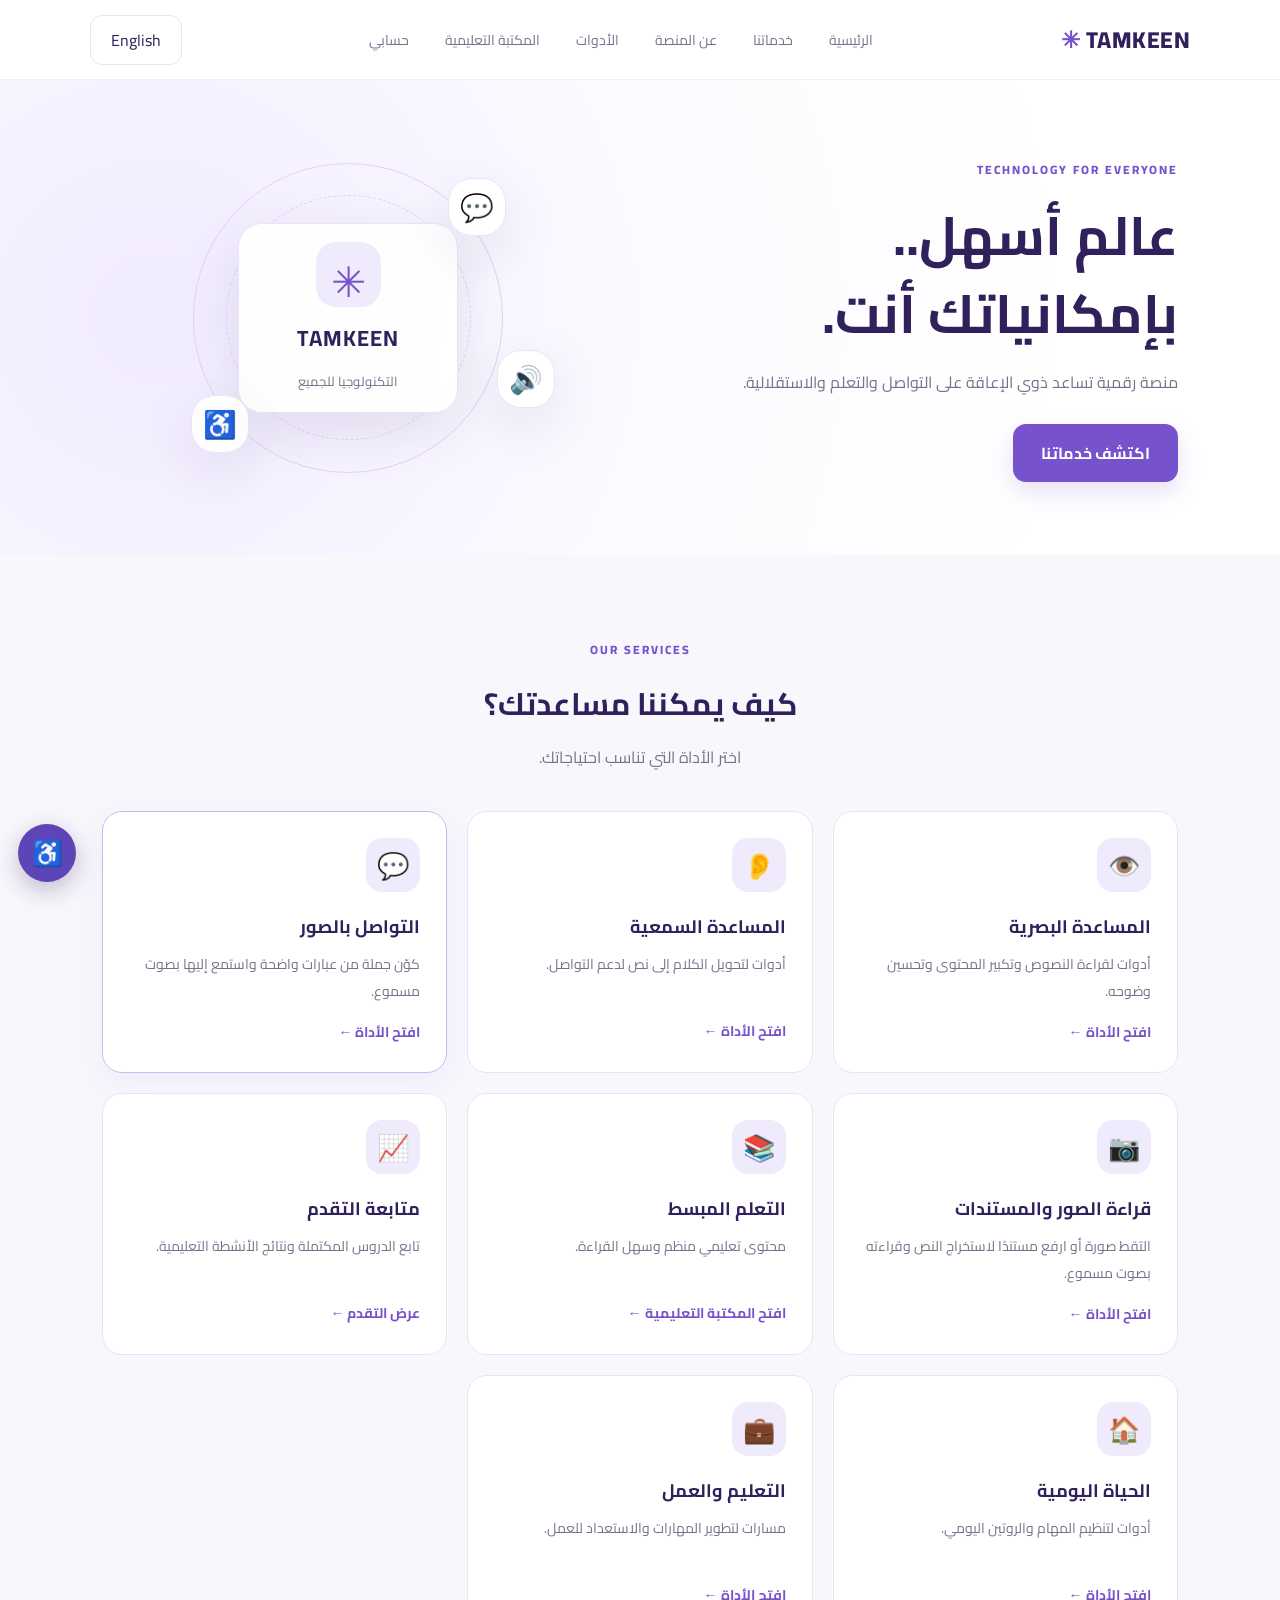
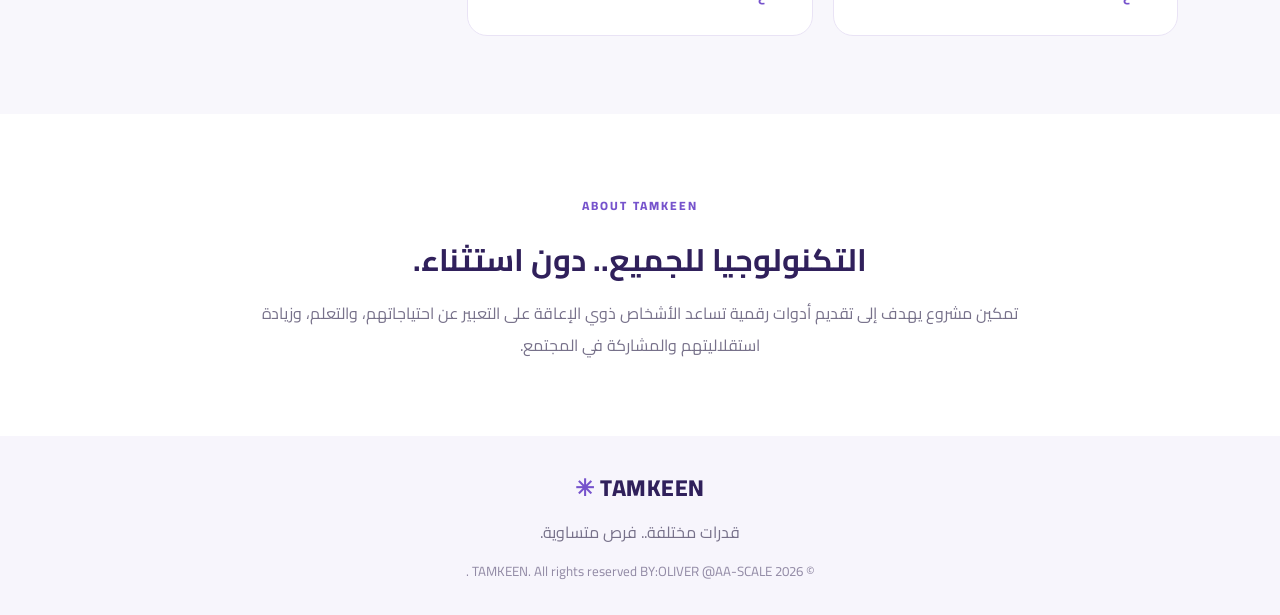
<file: index.html>
<!DOCTYPE html>
<html lang="ar" dir="rtl">
<head>
  <meta charset="UTF-8">
  <meta name="viewport" content="width=device-width, initial-scale=1.0">
  <meta name="description" content="تمكين - منصة رقمية تساعد الأشخاص ذوي الإعاقة على التواصل والتعلم والاستقلالية.">
  <title>TAMKEEN | تمكين</title>
  <link rel="stylesheet" href="style.css">
</head>
<body>
  <header class="site-header">
    <a class="brand" href="index.html" aria-label="TAMKEEN Home">TAMKEEN <span>✳</span></a>
    <nav class="main-nav" aria-label="Main navigation">
      <a href="#home" data-i18n="navHome">الرئيسية</a>
      <a href="#services" data-i18n="navServices">خدماتنا</a>
      <a href="#about" data-i18n="navAbout">عن المنصة</a>
      <a href="tools.html" data-i18n="navTools">الأدوات</a>
      <a href="learning.html">المكتبة التعليمية</a>
      <a href="account.html">حسابي</a>
    </nav>
    <button class="language-button" id="languageButton" type="button">English</button>
  </header>

  <main>
    <section class="hero" id="home">
      <div class="hero-copy">
        <span class="eyebrow" data-i18n="eyebrow">TECHNOLOGY FOR EVERYONE</span>
        <h1 data-i18n="heroTitle">عالم أسهل.. بإمكانياتك أنت.</h1>
        <p data-i18n="heroText">منصة رقمية تساعد ذوي الإعاقة على التواصل والتعلم والاستقلالية.</p>
        <a class="button button-primary" href="#services" data-i18n="heroCta">اكتشف خدماتنا</a>
      </div>
      <div class="hero-art" role="img" aria-label="Inclusive accessibility illustration">
        <div class="art-orbit orbit-one"></div>
        <div class="art-orbit orbit-two"></div>
        <div class="art-card art-card-main">
          <div class="art-symbol">✳</div>
          <strong>TAMKEEN</strong>
          <span data-i18n="artCaption">التكنولوجيا للجميع</span>
        </div>
        <div class="art-card art-card-small card-top">💬</div>
        <div class="art-card art-card-small card-bottom">♿</div>
        <div class="art-card art-card-small card-side">🔊</div>
      </div>
    </section>

    <section class="services section" id="services">
      <div class="section-heading">
        <span class="eyebrow">OUR SERVICES</span>
        <h2 data-i18n="servicesTitle">كيف يمكننا مساعدتك؟</h2>
        <p data-i18n="servicesText">اختر الأداة التي تناسب احتياجاتك.</p>
      </div>

      <div class="service-grid">
        <article class="service-card">
          <div class="service-icon">👁️</div>
          <h3 data-i18n="visualTitle">المساعدة البصرية</h3>
          <p data-i18n="visualText">أدوات لقراءة النصوص وتكبير المحتوى وتحسين وضوحه.</p>
          <a class="service-link" href="tools.html#visual" data-i18n="openTool">افتح الأداة ←</a>
        </article>
        <article class="service-card">
          <div class="service-icon">👂</div>
          <h3 data-i18n="hearingTitle">المساعدة السمعية</h3>
          <p data-i18n="hearingText">أدوات لتحويل الكلام إلى نص لدعم التواصل.</p>
          <a class="service-link" href="tools.html#hearing" data-i18n="openTool">افتح الأداة ←</a>
        </article>
        <article class="service-card featured-card">
          <div class="service-icon">💬</div>
          <h3 data-i18n="communicationTitle">التواصل بالصور</h3>
          <p data-i18n="communicationText">كوّن جملة من عبارات واضحة واستمع إليها بصوت مسموع.</p>
          <a class="service-link" href="communication.html" data-i18n="openTool">افتح الأداة ←</a>
        </article>
        <article class="service-card">
          <div class="service-icon">📷</div>
          <h3>قراءة الصور والمستندات</h3>
          <p>التقط صورة أو ارفع مستندًا لاستخراج النص وقراءته بصوت مسموع.</p>
          <a class="service-link" href="tools.html#image-reader">افتح الأداة ←</a>
        </article>
        <article class="service-card">
          <div class="service-icon">📚</div>
          <h3 data-i18n="learningTitle">التعلم المبسط</h3>
          <p data-i18n="learningText">محتوى تعليمي منظم وسهل القراءة.</p>
          <a class="service-link" href="learning.html">افتح المكتبة التعليمية ←</a>
        </article>
        <article class="service-card">
          <div class="service-icon">📈</div>
          <h3>متابعة التقدم</h3>
          <p>تابع الدروس المكتملة ونتائج الأنشطة التعليمية.</p>
          <a class="service-link" href="learning.html#progress">عرض التقدم ←</a>
        </article>
        <article class="service-card">
          <div class="service-icon">🏠</div>
          <h3 data-i18n="dailyTitle">الحياة اليومية</h3>
          <p data-i18n="dailyText">أدوات لتنظيم المهام والروتين اليومي.</p>
          <a class="service-link" href="tools.html#daily" data-i18n="openTool">افتح الأداة ←</a>
        </article>
        <article class="service-card">
          <div class="service-icon">💼</div>
          <h3 data-i18n="workTitle">التعليم والعمل</h3>
          <p data-i18n="workText">مسارات لتطوير المهارات والاستعداد للعمل.</p>
          <a class="service-link" href="tools.html#work" data-i18n="openTool">افتح الأداة ←</a>
        </article>
      </div>
    </section>

    <section class="about-section" id="about">
      <div class="about-inner">
        <span class="eyebrow">ABOUT TAMKEEN</span>
        <h2 data-i18n="aboutTitle">التكنولوجيا للجميع.. دون استثناء.</h2>
        <p data-i18n="aboutText">تمكين مشروع يهدف إلى تقديم أدوات رقمية تساعد الأشخاص ذوي الإعاقة على التعبير عن احتياجاتهم، والتعلم، وزيادة استقلاليتهم والمشاركة في المجتمع.</p>
      </div>
    </section>
  </main>

  <footer class="site-footer">
    <a class="brand" href="index.html">TAMKEEN <span>✳</span></a>
    <p data-i18n="footerLine">قدرات مختلفة.. فرص متساوية.</p>
    <small>© <span id="year"></span> TAMKEEN. All rights reserved BY:OLIVER @AA-SCALE .</small>
  </footer>

  <script src="script.js"></script>
<script src="accessibility.js"></script>
</body>
</html>
</file>
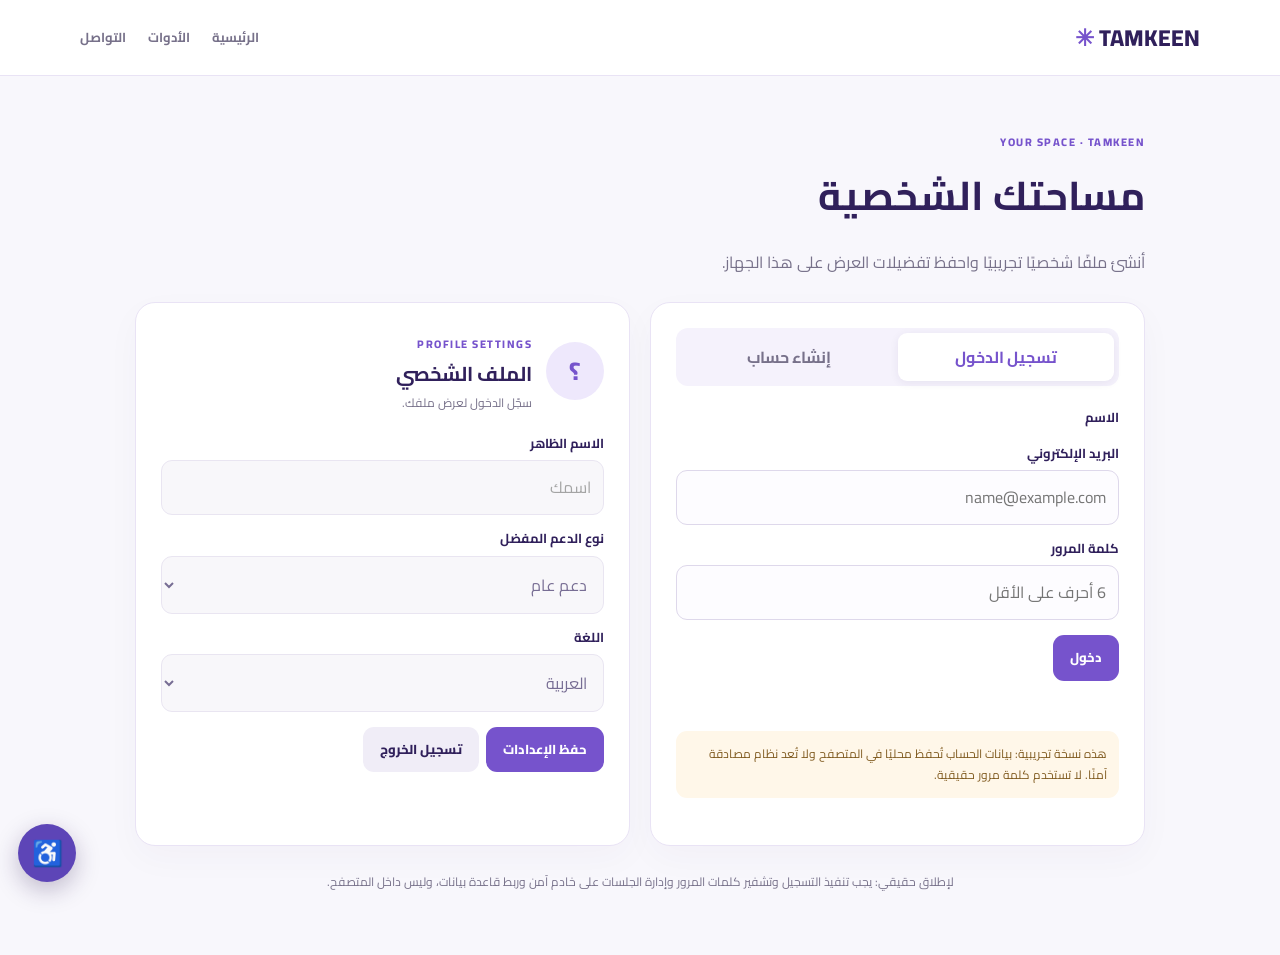
<file: account.html>
<!DOCTYPE html>
<html lang="ar" dir="rtl">
<head><meta charset="UTF-8"><meta name="viewport" content="width=device-width, initial-scale=1.0"><meta name="description" content="حساب المستخدم والإعدادات الشخصية في تمكين."><title>حسابي | TAMKEEN</title><link rel="stylesheet" href="account.css"></head>
<body>
<header class="account-header"><a class="brand" href="index.html">TAMKEEN <span>✳</span></a><nav><a href="index.html">الرئيسية</a><a href="tools.html">الأدوات</a><a href="communication.html">التواصل</a></nav></header>
<main class="account-wrap">
<section class="intro"><span class="eyebrow">YOUR SPACE · TAMKEEN</span><h1>مساحتك الشخصية</h1><p>أنشئ ملفًا شخصيًا تجريبيًا واحفظ تفضيلات العرض على هذا الجهاز.</p></section>
<div class="account-grid">
<section class="account-card" id="authCard"><div class="tabs"><button class="tab active" id="showLogin" type="button">تسجيل الدخول</button><button class="tab" id="showRegister" type="button">إنشاء حساب</button></div>
<form id="authForm"><label for="fullName" id="nameLabel" hidden>الاسم</label><input id="fullName" autocomplete="name" placeholder="الاسم الكامل" hidden>
<label for="email">البريد الإلكتروني</label><input id="email" type="email" autocomplete="email" required placeholder="name@example.com">
<label for="password">كلمة المرور</label><input id="password" type="password" minlength="6" autocomplete="current-password" required placeholder="6 أحرف على الأقل">
<button class="btn primary" id="authSubmit" type="submit">دخول</button><p id="authStatus" class="status" role="status"></p></form>
<div class="privacy-note">هذه نسخة تجريبية: بيانات الحساب تُحفظ محليًا في المتصفح ولا تُعد نظام مصادقة آمنًا. لا تستخدم كلمة مرور حقيقية.</div></section>
<section class="account-card profile-card"><div class="profile-top"><div class="avatar" id="avatar">؟</div><div><span class="eyebrow">PROFILE SETTINGS</span><h2>الملف الشخصي</h2><p id="profileState" class="muted">سجّل الدخول لعرض ملفك.</p></div></div>
<form id="profileForm"><label for="profileName">الاسم الظاهر</label><input id="profileName" placeholder="اسمك" disabled>
<label for="profileNeed">نوع الدعم المفضل</label><select id="profileNeed" disabled><option value="standard">دعم عام</option><option value="visual">إعاقة بصرية</option><option value="hearing">إعاقة سمعية</option><option value="speech">صعوبات النطق والتواصل</option><option value="motor">إعاقة حركية</option><option value="learning">صعوبات التعلم والانتباه</option><option value="autism">التوحد ودعم الروتين والتواصل</option><option value="reading">قراءة صوتية عند الطلب</option><option value="reduced">تقليل الحركة</option></select>
<label for="profileLanguage">اللغة</label><select id="profileLanguage" disabled><option value="ar">العربية</option><option value="en">English</option></select>
<button class="btn primary" type="submit" disabled id="saveProfile">حفظ الإعدادات</button><button class="btn soft" type="button" id="logout" disabled>تسجيل الخروج</button><p id="profileStatus" class="status" role="status"></p></form></section>
</div><p class="footnote">لإطلاق حقيقي: يجب تنفيذ التسجيل وتشفير كلمات المرور وإدارة الجلسات على خادم آمن وربط قاعدة بيانات، وليس داخل المتصفح.</p>
</main><script src="account.js"></script><script src="accessibility.js"></script></body></html>
</file>
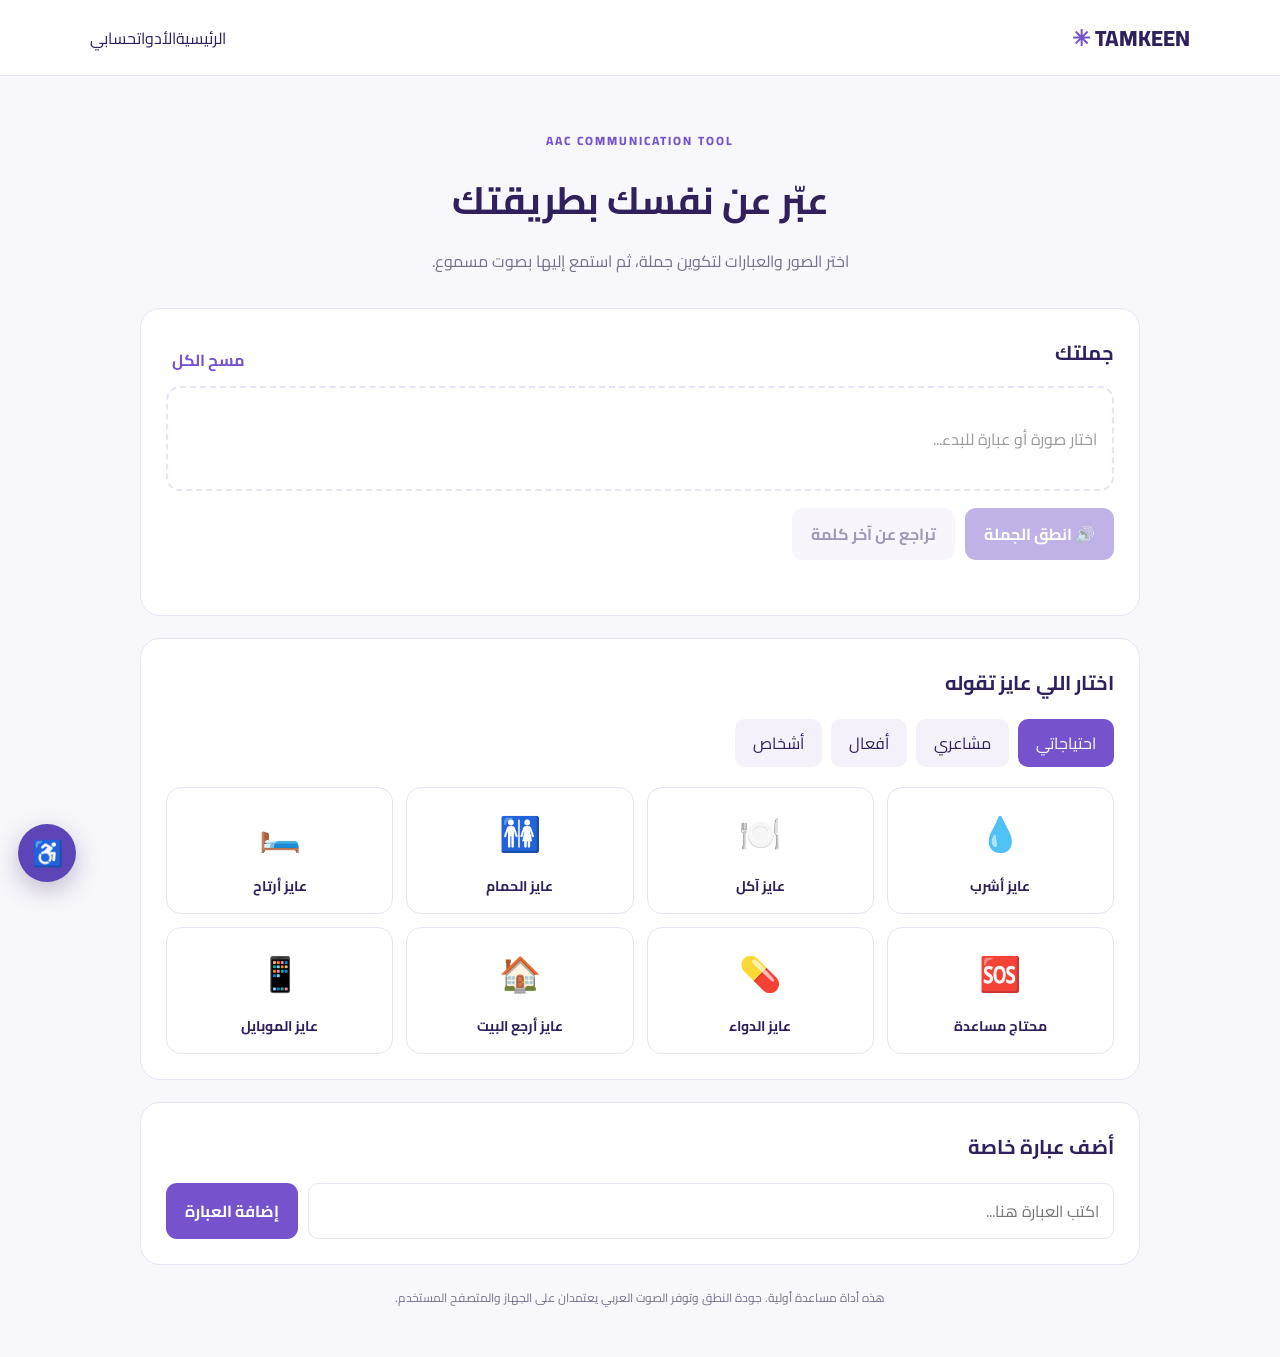
<file: communication.html>
<!DOCTYPE html>
<html lang="ar" dir="rtl">
<head>
  <meta charset="UTF-8">
  <meta name="viewport" content="width=device-width, initial-scale=1.0">
  <meta name="description" content="أداة تواصل بالصور والعبارات من تمكين.">
  <title>التواصل بالصور | TAMKEEN</title>
  <link rel="stylesheet" href="communication.css">
</head>
<body>
  <header class="tool-header">
    <a class="brand" href="index.html">TAMKEEN <span>✳</span></a>
    <nav class="tool-nav"><a href="index.html">الرئيسية</a><a href="tools.html">الأدوات</a><a href="account.html">حسابي</a></nav>
  </header>

  <main class="tool-container">
    <section class="tool-intro">
      <span class="eyebrow">AAC COMMUNICATION TOOL</span>
      <h1>عبّر عن نفسك بطريقتك</h1>
      <p>اختر الصور والعبارات لتكوين جملة، ثم استمع إليها بصوت مسموع.</p>
    </section>

    <section class="panel sentence-panel" aria-labelledby="sentenceTitle">
      <div class="panel-heading">
        <h2 id="sentenceTitle">جملتك</h2>
        <button class="text-button" id="clearButton" type="button">مسح الكل</button>
      </div>
      <div id="sentence" class="sentence-area" aria-live="polite">
        <span class="empty-message">اختار صورة أو عبارة للبدء...</span>
      </div>
      <div class="sentence-actions">
        <button class="button button-primary" id="speakButton" type="button">🔊 انطق الجملة</button>
        <button class="button button-secondary" id="undoButton" type="button">تراجع عن آخر كلمة</button>
      </div>
      <p class="tool-feedback" id="feedback" role="status"></p>
    </section>

    <section class="panel">
      <h2>اختار اللي عايز تقوله</h2>
      <div class="category-list" role="group" aria-label="فئات العبارات">
        <button class="category-button active" type="button" data-category="needs">احتياجاتي</button>
        <button class="category-button" type="button" data-category="feelings">مشاعري</button>
        <button class="category-button" type="button" data-category="actions">أفعال</button>
        <button class="category-button" type="button" data-category="people">أشخاص</button>
      </div>
      <div id="cards" class="choice-grid"></div>
    </section>

    <section class="panel">
      <h2>أضف عبارة خاصة</h2>
      <form id="customForm" class="custom-form">
        <label class="visually-hidden" for="customText">عبارة مخصصة</label>
        <input id="customText" type="text" maxlength="100" placeholder="اكتب العبارة هنا..." autocomplete="off">
        <button class="button button-primary" type="submit">إضافة العبارة</button>
      </form>
    </section>
    <p class="disclaimer">هذه أداة مساعدة أولية. جودة النطق وتوفر الصوت العربي يعتمدان على الجهاز والمتصفح المستخدم.</p>
  </main>
  <script src="communication.js"></script>
<script src="accessibility.js"></script>
</body>
</html>
</file>
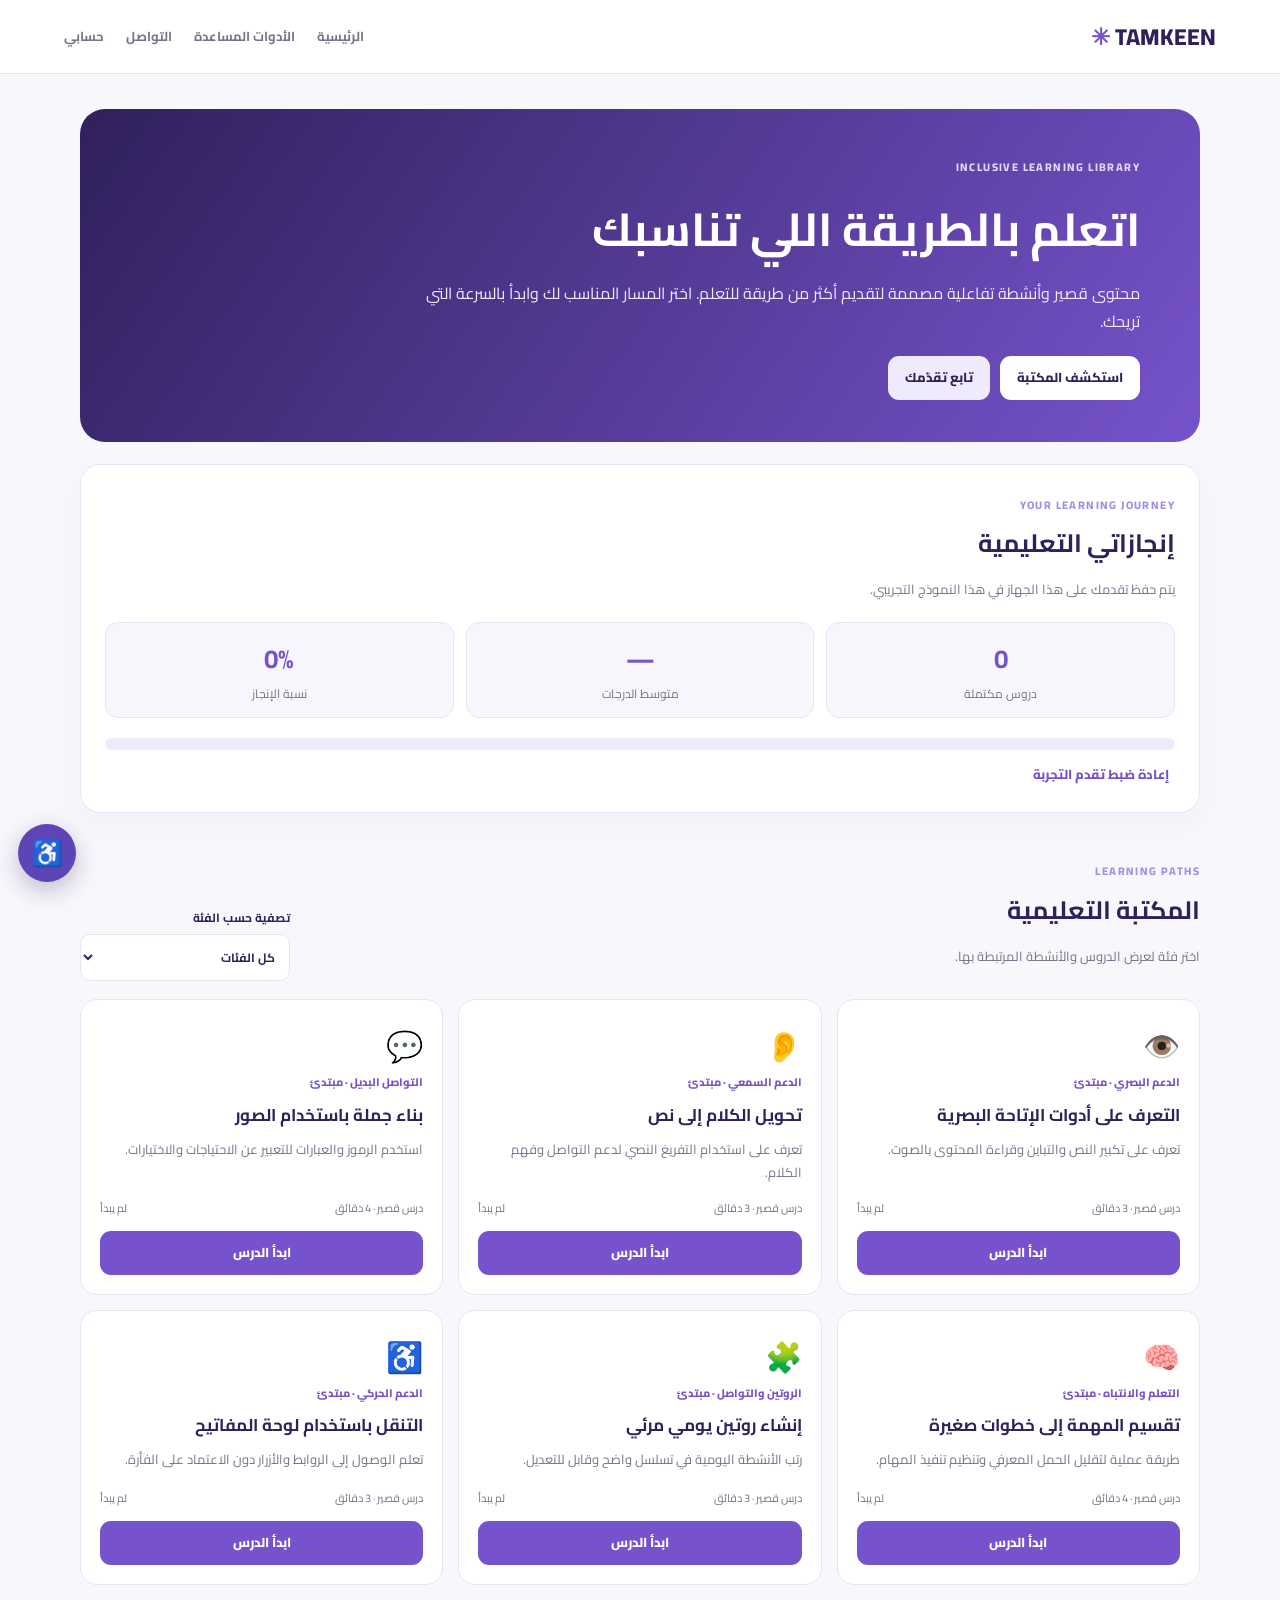
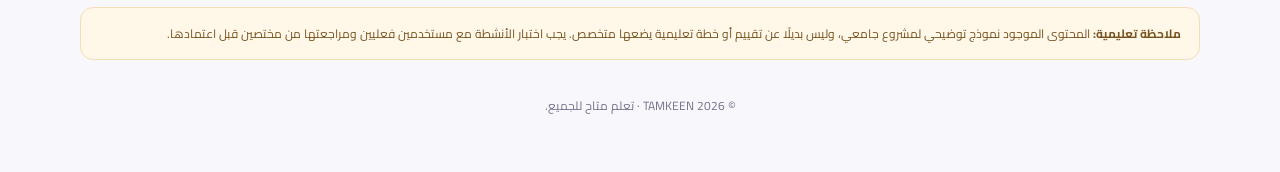
<file: learning.html>
<!DOCTYPE html>
<html lang="ar" dir="rtl">
<head>
<meta charset="UTF-8"><meta name="viewport" content="width=device-width, initial-scale=1.0">
<meta name="description" content="مكتبة تمكين التعليمية وأنشطة تفاعلية ومتابعة التقدم.">
<title>المكتبة التعليمية | TAMKEEN</title><link rel="stylesheet" href="learning.css">
</head>
<body>
<header class="learn-header"><a class="brand" href="index.html">TAMKEEN <span>✳</span></a><nav aria-label="التنقل الرئيسي"><a href="index.html">الرئيسية</a><a href="tools.html">الأدوات المساعدة</a><a href="communication.html">التواصل</a><a href="account.html">حسابي</a></nav></header>
<main class="learn-wrap">
<section class="learn-hero"><span class="eyebrow">INCLUSIVE LEARNING LIBRARY</span><h1>اتعلم بالطريقة اللي تناسبك</h1><p>محتوى قصير وأنشطة تفاعلية مصممة لتقديم أكثر من طريقة للتعلم. اختر المسار المناسب لك وابدأ بالسرعة التي تريحك.</p><div class="hero-actions"><a class="btn primary" href="#library">استكشف المكتبة</a><a class="btn secondary" href="#progress">تابع تقدّمك</a></div></section>
<section class="progress-panel" id="progress" aria-labelledby="progressTitle"><div><span class="eyebrow">YOUR LEARNING JOURNEY</span><h2 id="progressTitle">إنجازاتي التعليمية</h2><p class="muted">يتم حفظ تقدمك على هذا الجهاز في هذا النموذج التجريبي.</p></div><div class="stats"><div class="stat"><strong id="completedCount">0</strong><span>دروس مكتملة</span></div><div class="stat"><strong id="averageScore">—</strong><span>متوسط الدرجات</span></div><div class="stat"><strong id="overallProgress">0%</strong><span>نسبة الإنجاز</span></div></div><div class="progress-track" role="progressbar" aria-label="نسبة إنجاز المكتبة" aria-valuemin="0" aria-valuemax="100" aria-valuenow="0" id="progressTrack"><span id="progressFill"></span></div><button class="text-button" id="resetProgress" type="button">إعادة ضبط تقدم التجربة</button></section>
<section id="library" class="library-section"><div class="section-head"><div><span class="eyebrow">LEARNING PATHS</span><h2>المكتبة التعليمية</h2><p class="muted">اختر فئة لعرض الدروس والأنشطة المرتبطة بها.</p></div><label class="filter-label" for="categoryFilter">تصفية حسب الفئة<select id="categoryFilter"><option value="all">كل الفئات</option><option value="visual">الدعم البصري</option><option value="hearing">الدعم السمعي</option><option value="communication">التواصل البديل</option><option value="learning">صعوبات التعلم والانتباه</option><option value="autism">تنظيم الروتين والتواصل</option><option value="motor">الدعم الحركي</option></select></label></div>
<div class="lesson-grid" id="lessonGrid">
<article class="lesson-card" data-category="visual" data-lesson="visual-1"><span class="lesson-icon">👁️</span><span class="tag">الدعم البصري · مبتدئ</span><h3>التعرف على أدوات الإتاحة البصرية</h3><p>تعرف على تكبير النص والتباين وقراءة المحتوى بالصوت.</p><div class="lesson-meta"><span>درس قصير · 3 دقائق</span><span class="lesson-state">لم يبدأ</span></div><button class="btn primary open-lesson" data-id="visual-1">ابدأ الدرس</button></article>
<article class="lesson-card" data-category="hearing" data-lesson="hearing-1"><span class="lesson-icon">👂</span><span class="tag">الدعم السمعي · مبتدئ</span><h3>تحويل الكلام إلى نص</h3><p>تعرف على استخدام التفريغ النصي لدعم التواصل وفهم الكلام.</p><div class="lesson-meta"><span>درس قصير · 3 دقائق</span><span class="lesson-state">لم يبدأ</span></div><button class="btn primary open-lesson" data-id="hearing-1">ابدأ الدرس</button></article>
<article class="lesson-card" data-category="communication" data-lesson="comm-1"><span class="lesson-icon">💬</span><span class="tag">التواصل البديل · مبتدئ</span><h3>بناء جملة باستخدام الصور</h3><p>استخدم الرموز والعبارات للتعبير عن الاحتياجات والاختيارات.</p><div class="lesson-meta"><span>درس قصير · 4 دقائق</span><span class="lesson-state">لم يبدأ</span></div><button class="btn primary open-lesson" data-id="comm-1">ابدأ الدرس</button></article>
<article class="lesson-card" data-category="learning" data-lesson="learn-1"><span class="lesson-icon">🧠</span><span class="tag">التعلم والانتباه · مبتدئ</span><h3>تقسيم المهمة إلى خطوات صغيرة</h3><p>طريقة عملية لتقليل الحمل المعرفي وتنظيم تنفيذ المهام.</p><div class="lesson-meta"><span>درس قصير · 4 دقائق</span><span class="lesson-state">لم يبدأ</span></div><button class="btn primary open-lesson" data-id="learn-1">ابدأ الدرس</button></article>
<article class="lesson-card" data-category="autism" data-lesson="autism-1"><span class="lesson-icon">🧩</span><span class="tag">الروتين والتواصل · مبتدئ</span><h3>إنشاء روتين يومي مرئي</h3><p>رتب الأنشطة اليومية في تسلسل واضح وقابل للتعديل.</p><div class="lesson-meta"><span>درس قصير · 3 دقائق</span><span class="lesson-state">لم يبدأ</span></div><button class="btn primary open-lesson" data-id="autism-1">ابدأ الدرس</button></article>
<article class="lesson-card" data-category="motor" data-lesson="motor-1"><span class="lesson-icon">♿</span><span class="tag">الدعم الحركي · مبتدئ</span><h3>التنقل باستخدام لوحة المفاتيح</h3><p>تعلم الوصول إلى الروابط والأزرار دون الاعتماد على الفأرة.</p><div class="lesson-meta"><span>درس قصير · 3 دقائق</span><span class="lesson-state">لم يبدأ</span></div><button class="btn primary open-lesson" data-id="motor-1">ابدأ الدرس</button></article>
</div></section>
<section class="lesson-player" id="lessonPlayer" hidden aria-labelledby="playerTitle"><div class="player-head"><div><span class="eyebrow">LESSON & PRACTICE</span><h2 id="playerTitle">عنوان الدرس</h2></div><button class="text-button" id="closeLesson" type="button">إغلاق ✕</button></div><div id="lessonBody" class="lesson-body"></div><div id="quizArea" class="quiz-area"></div><p class="feedback" id="quizFeedback" role="status" aria-live="polite"></p><div class="player-actions"><button class="btn secondary" id="readLesson" type="button">🔊 استمع للدرس</button><button class="btn primary" id="submitQuiz" type="button">تحقق من الإجابة</button><button class="btn primary" id="completeLesson" type="button" hidden>إنهاء الدرس وحفظ التقدم</button></div></section>
<section class="learning-note"><strong>ملاحظة تعليمية:</strong> المحتوى الموجود نموذج توضيحي لمشروع جامعي، وليس بديلًا عن تقييم أو خطة تعليمية يضعها متخصص. يجب اختبار الأنشطة مع مستخدمين فعليين ومراجعتها من مختصين قبل اعتمادها.</section>
<footer>© <span id="year"></span> TAMKEEN · تعلم متاح للجميع.</footer>
</main><script src="learning.js"></script><script src="accessibility.js"></script></body></html>
</file>
<file: style.css>
@import url('https://fonts.googleapis.com/css2?family=Cairo:wght@400;500;600;700;800&display=swap');

:root {
  --purple: #7653cc;
  --purple-dark: #30205b;
  --purple-light: #f0ebfc;
  --page: #f8f7fc;
  --muted: #77718a;
  --border: #e9e3f5;
  --white: #fff;
}
* { box-sizing: border-box; }
html { scroll-behavior: smooth; }
body {
  margin: 0;
  font-family: "Cairo", sans-serif;
  color: var(--purple-dark);
  background: var(--white);
}
a { color: inherit; text-decoration: none; }
button { font: inherit; }
.site-header {
  height: 80px; padding: 0 7%;
  display: flex; align-items: center; justify-content: space-between;
  gap: 24px; background: #fff; position: sticky; top: 0; z-index: 10;
  border-bottom: 1px solid rgba(233,227,245,.65);
}
.brand { font-size: 23px; font-weight: 800; letter-spacing: .5px; color: var(--purple-dark); }
.brand span { color: var(--purple); }
.main-nav { display: flex; gap: 36px; color: var(--muted); font-size: 14px; }
.main-nav a:hover, .service-link:hover { color: var(--purple); }
.language-button {
  background: #fff; color: var(--purple-dark); border: 1px solid var(--border);
  border-radius: 12px; padding: 9px 20px; cursor: pointer;
}
.hero {
  min-height: 475px; padding: 70px 8%; display: grid; grid-template-columns: 1.05fr .95fr;
  align-items: center; gap: 40px; overflow: hidden;
  background: radial-gradient(circle at 12% 50%, #f1ebff 0, #fbfaff 42%, #fff 78%);
}
.hero-copy { max-width: 610px; }
.eyebrow { color: var(--purple); font-size: 12px; font-weight: 800; letter-spacing: 2px; }
.hero h1 { font-size: clamp(34px, 4.2vw, 54px); line-height: 1.45; margin: 14px 0; color: var(--purple-dark); }
.hero p { color: var(--muted); font-size: 16px; line-height: 2; margin: 0 0 26px; }
.button { display: inline-flex; align-items: center; justify-content: center; border-radius: 13px; padding: 14px 28px; font-weight: 700; }
.button-primary { background: var(--purple); color: #fff; box-shadow: 0 10px 25px rgba(118,83,204,.18); }
.button-primary:hover { background: #6441b8; transform: translateY(-1px); }
.hero-art { min-height: 320px; position: relative; display: grid; place-items: center; }
.art-orbit { position: absolute; border: 1px solid #ded3f7; border-radius: 50%; }
.orbit-one { width: 310px; height: 310px; }
.orbit-two { width: 245px; height: 245px; border-style: dashed; }
.art-card { background: rgba(255,255,255,.92); border: 1px solid var(--border); box-shadow: 0 18px 55px rgba(48,32,91,.10); border-radius: 24px; }
.art-card-main { width: 220px; height: 190px; display: flex; flex-direction: column; justify-content: center; align-items: center; gap: 10px; position: relative; z-index: 1; }
.art-symbol { width: 65px; height: 65px; display: grid; place-items: center; border-radius: 20px; background: var(--purple-light); color: var(--purple); font-size: 42px; }
.art-card-main strong { font-size: 22px; letter-spacing: 1px; }
.art-card-main span { color: var(--muted); font-size: 13px; }
.art-card-small { position: absolute; z-index: 2; width: 58px; height: 58px; display: grid; place-items: center; font-size: 27px; }
.card-top { top: 20px; right: 18%; }
.card-bottom { bottom: 25px; left: 18%; }
.card-side { right: 8%; bottom: 70px; }
.section { padding: 78px 8%; }
.services { background: var(--page); }
.section-heading { text-align: center; margin: 0 auto 38px; }
.section-heading h2, .about-inner h2 { font-size: 31px; margin: 12px 0 8px; }
.section-heading p, .about-inner p { color: var(--muted); line-height: 2; margin: 0; }
.service-grid { display: grid; grid-template-columns: repeat(3, 1fr); gap: 20px; max-width: 1200px; margin: auto; }
.service-card { background: #fff; border: 1px solid var(--border); border-radius: 20px; padding: 26px; min-height: 225px; transition: .2s ease; }
.service-card:hover { transform: translateY(-4px); box-shadow: 0 14px 35px rgba(48,32,91,.07); }
.featured-card { border-color: #cbbaf1; box-shadow: 0 10px 30px rgba(118,83,204,.07); }
.service-icon { width: 54px; height: 54px; display: grid; place-items: center; border-radius: 16px; background: var(--purple-light); font-size: 26px; margin-bottom: 18px; }
.service-card h3 { margin: 0 0 8px; font-size: 18px; }
.service-card p { color: var(--muted); font-size: 14px; line-height: 1.9; min-height: 52px; margin: 0 0 12px; }
.service-link { color: var(--purple); font-weight: 700; font-size: 14px; }
.service-status { color: #928aa5; font-size: 13px; }
.about-section { padding: 75px 8%; background: #fff; }
.about-inner { max-width: 760px; margin: auto; text-align: center; }
.site-footer { padding: 30px 8%; background: #f7f5fc; text-align: center; }
.site-footer p { color: var(--muted); margin: 8px 0; }
.site-footer small { color: #928aa5; }
:focus-visible { outline: 3px solid #a58ce9; outline-offset: 4px; }
html[dir="ltr"] .hero-copy, html[dir="ltr"] .service-card { text-align: left; }
@media (max-width: 850px) {
  .hero { grid-template-columns: 1fr; text-align: center; padding-top: 55px; }
  .hero-copy { margin: auto; }
  .hero-art { min-height: 280px; }
  .service-grid { grid-template-columns: repeat(2, 1fr); }
  .main-nav { gap: 16px; }
}
@media (max-width: 560px) {
  .site-header { height: auto; min-height: 70px; padding: 12px 5%; flex-wrap: wrap; }
  .brand { font-size: 19px; }
  .main-nav { order: 3; width: 100%; justify-content: center; padding: 7px 0 2px; font-size: 13px; }
  .language-button { padding: 7px 13px; }
  .hero { padding: 45px 6% 25px; }
  .hero h1 { font-size: 32px; }
  .hero p { font-size: 14px; }
  .hero-art { transform: scale(.88); margin: -10px 0; }
  .section { padding: 55px 6%; }
  .section-heading h2, .about-inner h2 { font-size: 25px; }
  .service-grid { grid-template-columns: 1fr; }
  .service-card { min-height: auto; }
}

/* Motion polish with respect for reduced-motion preferences */
@media(prefers-reduced-motion:no-preference){
.hero-copy{animation:fade-up .7s ease both}.hero-art{animation:fade-in .9s ease both}
.art-card-main{animation:soft-float 5s ease-in-out infinite}
.card-top{animation:soft-float 4.5s ease-in-out infinite}.card-bottom{animation:soft-float 5.5s ease-in-out infinite}
.service-card{animation:fade-up .6s ease both}.service-card:nth-child(2){animation-delay:.06s}.service-card:nth-child(3){animation-delay:.12s}.service-card:nth-child(4){animation-delay:.18s}.service-card:nth-child(5){animation-delay:.24s}.service-card:nth-child(6){animation-delay:.3s}
@keyframes fade-up{from{opacity:0;transform:translateY(18px)}to{opacity:1;transform:translateY(0)}}@keyframes fade-in{from{opacity:0}to{opacity:1}}@keyframes soft-float{0%,100%{transform:translateY(0)}50%{transform:translateY(-7px)}}
}
@media(prefers-reduced-motion:reduce){*,*::before,*::after{animation:none!important;transition:none!important;scroll-behavior:auto!important}}

html.tamkeen-reduced-motion *,html.tamkeen-reduced-motion *::before,html.tamkeen-reduced-motion *::after{animation:none!important;transition:none!important;scroll-behavior:auto!important}
</file>
<file: account.css>
@import url('https://fonts.googleapis.com/css2?family=Cairo:wght@400;500;600;700;800&display=swap');
:root{--purple:#7653cc;--dark:#30205b;--muted:#77718a;--line:#e9e3f5;--bg:#f8f7fc}
*{box-sizing:border-box}body{margin:0;background:var(--bg);font-family:Cairo,Arial,sans-serif;color:var(--dark);line-height:1.8}.account-header{height:76px;padding:0 max(5%,calc((100% - 1120px)/2));display:flex;align-items:center;justify-content:space-between;background:#fff;border-bottom:1px solid var(--line)}.brand{font-size:23px;font-weight:800;text-decoration:none;color:var(--dark)}.brand span{color:var(--purple)}nav{display:flex;gap:22px}nav a{font-size:13px;color:var(--muted);text-decoration:none;font-weight:700}.account-wrap{max-width:1050px;margin:auto;padding:50px 20px}.intro{margin-bottom:25px}.eyebrow{font-size:11px;letter-spacing:1.5px;color:var(--purple);font-weight:800}.intro h1{font-size:40px;margin:5px 0}.intro p,.muted{color:var(--muted)}.account-grid{display:grid;grid-template-columns:1fr 1fr;gap:20px}.account-card{background:#fff;border:1px solid var(--line);border-radius:20px;padding:25px;box-shadow:0 12px 35px #30205b08}.tabs{display:flex;background:#f5f2fc;padding:5px;border-radius:12px;margin-bottom:20px}.tab{flex:1;border:0;background:transparent;border-radius:9px;padding:10px;font:inherit;font-weight:700;cursor:pointer;color:var(--muted)}.tab.active{background:#fff;color:var(--purple);box-shadow:0 2px 10px #30205b12}label{display:block;font-size:13px;font-weight:700;margin:12px 0 5px}input,select{width:100%;padding:12px;border:1px solid #ded8eb;border-radius:11px;background:#fdfcff;font:inherit;color:var(--dark)}input:disabled,select:disabled{opacity:.65;background:#f5f4f8}.btn{border:0;border-radius:11px;padding:11px 17px;font:inherit;font-size:13px;font-weight:800;cursor:pointer;margin-top:15px}.primary{background:var(--purple);color:white}.soft{background:#f0edf7;color:var(--dark);margin-right:7px}.status{font-size:13px;color:var(--purple);min-height:22px}.privacy-note{margin-top:15px;padding:12px;background:#fff7e9;color:#805b20;border-radius:11px;font-size:12px}.profile-top{display:flex;align-items:center;gap:14px;margin-bottom:18px}.profile-top h2{margin:0;font-size:20px}.profile-top p{margin:0;font-size:12px}.avatar{width:58px;height:58px;border-radius:50%;display:grid;place-items:center;background:#eee8fc;color:var(--purple);font-size:25px;font-weight:800}.footnote{text-align:center;color:var(--muted);font-size:12px;margin-top:25px}@media(max-width:720px){.account-header{height:auto;padding:14px 18px;flex-wrap:wrap;gap:12px}.account-header nav{width:100%;justify-content:space-between}.account-grid{grid-template-columns:1fr}.intro h1{font-size:31px}}

html.tamkeen-reduced-motion *,html.tamkeen-reduced-motion *::before,html.tamkeen-reduced-motion *::after{animation:none!important;transition:none!important;scroll-behavior:auto!important}
</file>
<file: communication.css>
@import url('https://fonts.googleapis.com/css2?family=Cairo:wght@400;500;600;700;800&display=swap');
:root { --purple:#7653cc; --dark:#30205b; --pale:#f0ebfc; --bg:#f8f7fc; --muted:#77718a; --border:#e9e3f5; }
* { box-sizing:border-box; }
body { margin:0; font-family:"Cairo",sans-serif; background:var(--bg); color:var(--dark); }
a { color:inherit; text-decoration:none; }
button,input { font:inherit; }
.tool-header { min-height:76px; padding:14px 7%; display:flex; align-items:center; justify-content:space-between; background:#fff; border-bottom:1px solid var(--border); }
.brand { font-size:22px; font-weight:800; }.brand span { color:var(--purple); }
.back-link { color:var(--purple); font-weight:700; }
.tool-container { width:min(1000px,90%); margin:48px auto; }
.tool-intro { text-align:center; margin-bottom:32px; }
.eyebrow { color:var(--purple); font-size:12px; font-weight:800; letter-spacing:2px; }
.tool-intro h1 { font-size:clamp(27px,4vw,38px); margin:10px 0; }
.tool-intro p { color:var(--muted); margin:0; line-height:1.9; }
.panel { background:#fff; border:1px solid var(--border); border-radius:20px; padding:25px; margin-bottom:22px; }
.panel h2 { margin:0 0 18px; font-size:20px; }
.panel-heading { display:flex; align-items:center; justify-content:space-between; }
.panel-heading h2 { margin-bottom:15px; }
.text-button { border:0; background:transparent; color:var(--purple); cursor:pointer; font-weight:700; }
.sentence-area { min-height:105px; padding:15px; display:flex; align-items:center; flex-wrap:wrap; gap:10px; border:2px dashed var(--border); border-radius:14px; }
.empty-message { color:#999; }
.word-chip { display:inline-flex; align-items:center; gap:8px; background:var(--pale); color:var(--dark); border-radius:12px; padding:8px 10px 8px 13px; font-weight:700; }
.remove-word { border:0; background:rgba(118,83,204,.13); color:var(--purple); width:24px; height:24px; border-radius:50%; cursor:pointer; line-height:1; }
.sentence-actions { display:flex; flex-wrap:wrap; gap:10px; margin-top:17px; }
.button { border:0; border-radius:11px; padding:11px 19px; cursor:pointer; font-weight:700; }
.button-primary { color:#fff; background:var(--purple); }
.button-secondary { color:var(--dark); background:var(--pale); }
.button:disabled { opacity:.45; cursor:not-allowed; }
.tool-feedback { min-height:20px; color:var(--muted); font-size:13px; margin:10px 0 0; }
.category-list { display:flex; gap:9px; flex-wrap:wrap; margin-bottom:20px; }
.category-button { border:0; border-radius:10px; padding:9px 18px; color:var(--dark); background:#f4f1fa; cursor:pointer; }
.category-button.active { color:#fff; background:var(--purple); }
.choice-grid { display:grid; grid-template-columns:repeat(4,1fr); gap:13px; }
.choice-card { min-height:120px; border:1px solid var(--border); border-radius:15px; background:#fff; color:var(--dark); display:flex; flex-direction:column; align-items:center; justify-content:center; gap:8px; padding:14px 8px; cursor:pointer; transition:.18s; }
.choice-card:hover,.choice-card:focus-visible { border-color:var(--purple); background:#fbf9ff; transform:translateY(-2px); }
.choice-emoji { font-size:34px; }
.choice-label { font-weight:700; font-size:14px; }
.custom-form { display:flex; gap:10px; }
.custom-form input { flex:1; min-width:0; border:1px solid var(--border); border-radius:10px; padding:12px 14px; outline-color:var(--purple); }
.disclaimer { text-align:center; color:var(--muted); font-size:12px; line-height:1.8; margin:22px 0; }
.visually-hidden { position:absolute; width:1px; height:1px; padding:0; margin:-1px; overflow:hidden; clip:rect(0,0,0,0); white-space:nowrap; border:0; }
:focus-visible { outline:3px solid #a58ce9; outline-offset:3px; }
@media(max-width:650px) {
 .tool-header { padding:13px 5%; }
 .tool-container { width:92%; margin:30px auto; }
 .panel { padding:18px; }
 .choice-grid { grid-template-columns:repeat(2,1fr); }
 .custom-form { flex-direction:column; }
 .custom-form .button { width:100%; }
}

@media(prefers-reduced-motion:reduce){*,*::before,*::after{animation:none!important;transition:none!important;scroll-behavior:auto!important}}

html.tamkeen-reduced-motion *,html.tamkeen-reduced-motion *::before,html.tamkeen-reduced-motion *::after{animation:none!important;transition:none!important;scroll-behavior:auto!important}
</file>
<file: learning.css>
@import url('https://fonts.googleapis.com/css2?family=Cairo:wght@400;500;600;700;800&display=swap');
:root{--purple:#7653cc;--dark:#30205b;--muted:#77718a;--line:#e9e3f5;--bg:#f8f7fc;--green:#16845b}*{box-sizing:border-box}html{scroll-behavior:smooth}body{margin:0;background:var(--bg);color:var(--dark);font-family:Cairo,Arial,sans-serif;line-height:1.8}.learn-header{min-height:74px;background:#fff;border-bottom:1px solid var(--line);padding:12px max(5%,calc((100% - 1160px)/2));display:flex;align-items:center;justify-content:space-between;gap:20px}.brand{font-size:23px;font-weight:800;text-decoration:none;color:var(--dark)}.brand span{color:var(--purple)}nav{display:flex;gap:22px;flex-wrap:wrap}nav a{color:var(--muted);text-decoration:none;font-size:13px;font-weight:700}.learn-wrap{max-width:1160px;margin:auto;padding:35px 20px 55px}.learn-hero{padding:42px clamp(22px,5vw,60px);border-radius:25px;background:linear-gradient(125deg,#30205b,#7653cc);color:#fff}.eyebrow{font-size:11px;font-weight:800;letter-spacing:1.4px;color:#a48de7}.learn-hero .eyebrow{color:#e2d9ff}.learn-hero h1{font-size:clamp(30px,5vw,46px);margin:8px 0}.learn-hero p{max-width:720px;color:#f0eaff;margin:0 0 20px}.hero-actions{display:flex;gap:10px;flex-wrap:wrap}.btn{display:inline-flex;justify-content:center;align-items:center;border:0;border-radius:11px;padding:10px 17px;font:inherit;font-size:13px;font-weight:800;cursor:pointer;text-decoration:none}.btn.primary{background:var(--purple);color:#fff}.learn-hero .btn.primary{background:#fff;color:var(--dark)}.btn.secondary{background:#f0ebfc;color:var(--dark)}.progress-panel,.lesson-player{background:#fff;border:1px solid var(--line);border-radius:20px;padding:24px;margin-top:22px;box-shadow:0 12px 32px #30205b08}.progress-panel h2,.section-head h2,.player-head h2{margin:3px 0;font-size:25px}.muted{color:var(--muted);font-size:13px}.stats{display:grid;grid-template-columns:repeat(3,1fr);gap:12px;margin:20px 0}.stat{background:#f8f6fd;border:1px solid var(--line);border-radius:13px;padding:13px;text-align:center;display:grid}.stat strong{font-size:26px;color:var(--purple)}.stat span{font-size:12px;color:var(--muted)}.progress-track{height:12px;background:#eeeaf6;border-radius:20px;overflow:hidden}.progress-track span{display:block;height:100%;width:0;background:var(--purple);border-radius:20px;transition:width .25s}.text-button{border:0;background:transparent;color:var(--purple);font:inherit;font-size:13px;font-weight:800;cursor:pointer;margin-top:12px}.library-section{margin-top:42px}.section-head{display:flex;justify-content:space-between;align-items:end;gap:20px;margin-bottom:18px}.filter-label{font-size:12px;font-weight:700;min-width:210px}.filter-label select{display:block;width:100%;margin-top:6px;padding:10px;border:1px solid var(--line);border-radius:10px;background:#fff;color:var(--dark);font:inherit}.lesson-grid{display:grid;grid-template-columns:repeat(3,minmax(0,1fr));gap:15px}.lesson-card{background:#fff;border:1px solid var(--line);border-radius:17px;padding:19px;display:flex;flex-direction:column;align-items:flex-start;min-height:275px}.lesson-icon{font-size:30px}.tag{font-size:11px;color:var(--purple);font-weight:800}.lesson-card h3{font-size:17px;margin:7px 0}.lesson-card p{font-size:13px;color:var(--muted);margin:0 0 15px}.lesson-meta{width:100%;display:flex;justify-content:space-between;gap:8px;margin-top:auto;margin-bottom:12px;font-size:11px;color:var(--muted)}.lesson-state.done{color:var(--green);font-weight:800}.lesson-card .btn{width:100%}.lesson-player[hidden]{display:none}.player-head{display:flex;justify-content:space-between;align-items:center;gap:15px}.lesson-body{padding:15px;background:#faf9fd;border-radius:13px;margin:15px 0}.lesson-body p{margin:5px 0 12px}.lesson-body ul{padding-right:22px}.quiz-area{display:grid;gap:10px}.quiz-question{border:1px solid var(--line);border-radius:13px;padding:15px}.quiz-question legend{font-weight:800;padding:0 5px}.quiz-option{display:flex;gap:9px;align-items:center;margin:9px 0;font-size:14px;cursor:pointer}.quiz-option input{accent-color:var(--purple);width:18px;height:18px}.feedback{min-height:24px;color:var(--green);font-weight:700;font-size:13px}.player-actions{display:flex;gap:9px;flex-wrap:wrap}.learning-note{margin-top:22px;padding:15px 18px;background:#fff7e8;border:1px solid #f2dfb7;border-radius:13px;color:#76531f;font-size:12px}footer{text-align:center;color:var(--muted);font-size:12px;margin-top:35px}button:focus-visible,a:focus-visible,select:focus-visible,input:focus-visible{outline:3px solid #a58ce9;outline-offset:3px}@media(max-width:850px){.lesson-grid{grid-template-columns:repeat(2,minmax(0,1fr))}.section-head{align-items:stretch;flex-direction:column}.filter-label{max-width:350px}}@media(max-width:600px){.learn-header{padding:12px 18px;flex-wrap:wrap}.learn-header nav{width:100%;gap:12px;justify-content:space-between}.learn-wrap{padding:22px 14px 40px}.learn-hero{padding:28px 20px}.lesson-grid{grid-template-columns:1fr}.stats{gap:7px}.stat{padding:9px 5px}.stat strong{font-size:21px}.progress-panel,.lesson-player{padding:17px}.player-head{align-items:flex-start}.player-actions .btn{flex:1}}@media(prefers-reduced-motion:reduce){*,*::before,*::after{animation:none!important;transition:none!important;scroll-behavior:auto!important}}html.tamkeen-reduced-motion *,html.tamkeen-reduced-motion *::before,html.tamkeen-reduced-motion *::after{animation:none!important;transition:none!important;scroll-behavior:auto!important}body.high-contrast{background:#000!important;color:#fff!important}body.high-contrast .progress-panel,body.high-contrast .lesson-card,body.high-contrast .lesson-player,body.high-contrast .lesson-body,body.high-contrast .stat{background:#000!important;color:#fff!important;border-color:#fff!important}body.high-contrast p,body.high-contrast span,body.high-contrast nav a{color:#fff}
</file>
